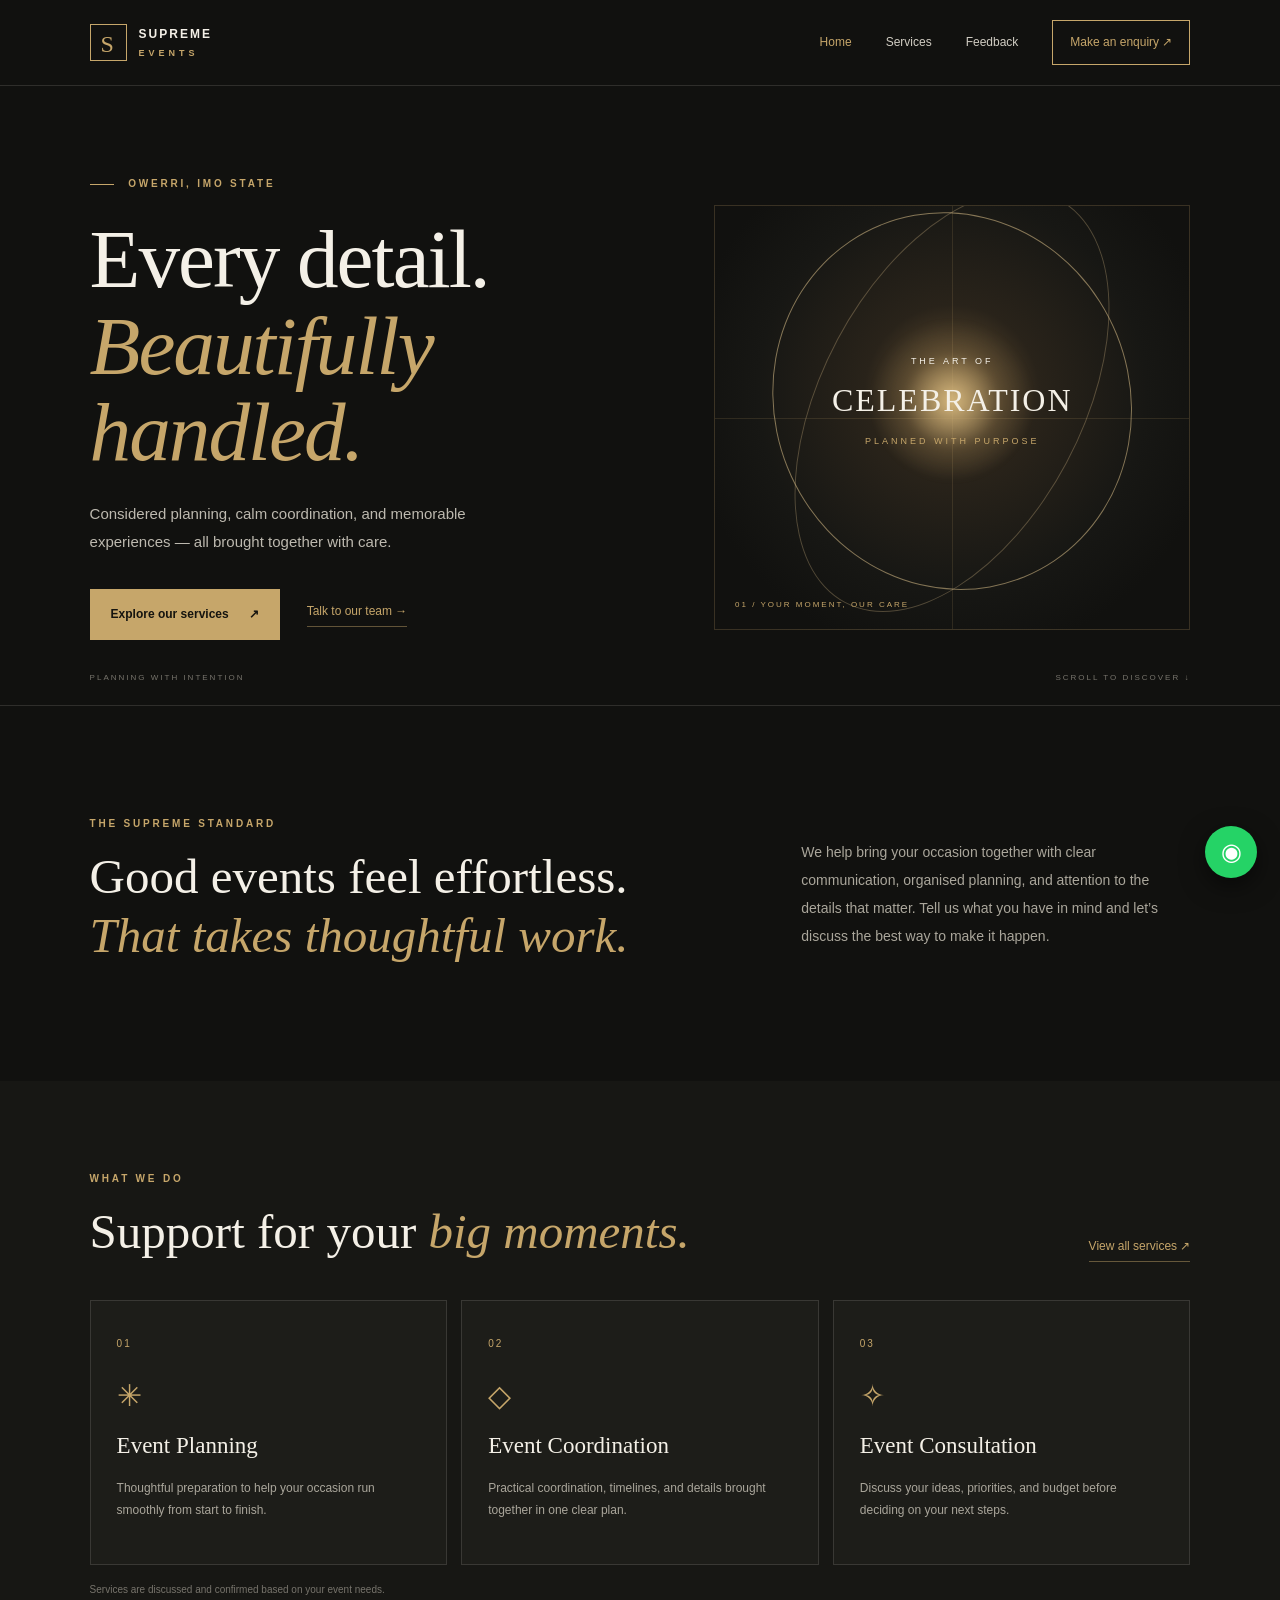
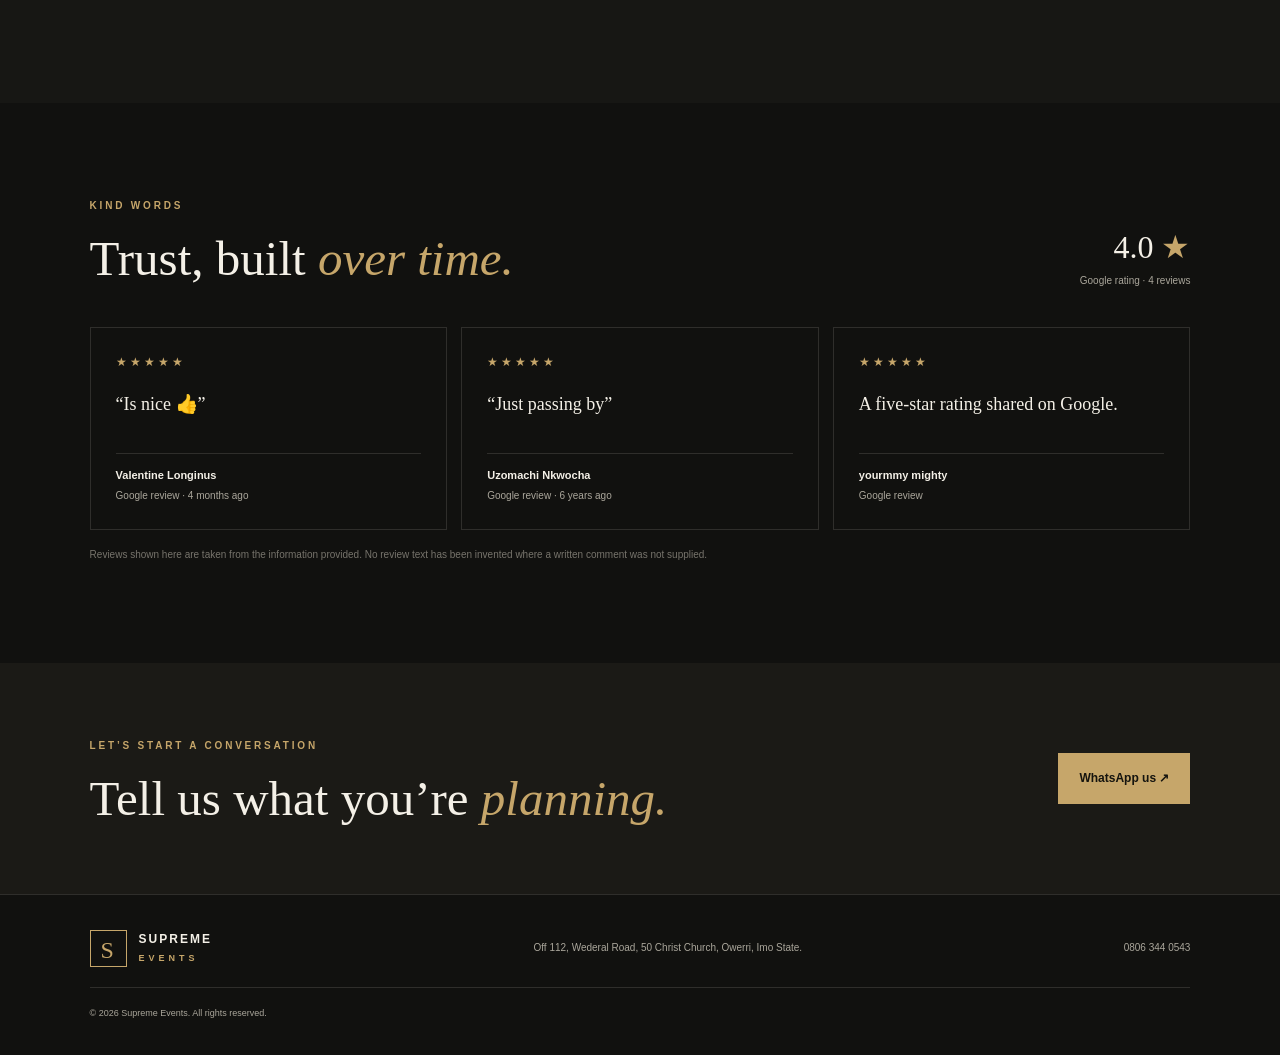
<file: index.html>
<!doctype html>
<html lang="en">
<head>
  <meta charset="UTF-8"><meta name="viewport" content="width=device-width, initial-scale=1">
  <meta name="description" content="Supreme Events — thoughtful event planning and management in Owerri, Imo State.">
  <meta name="theme-color" content="#11110f">
  <title>Supreme Events | Thoughtfully Managed Events</title>
  <link rel="stylesheet" href="styles.css">
</head>
<body>
  <header class="site-header">
    <a class="brand" href="index.html" aria-label="Supreme Events home"><span class="brand-mark">S</span><span>SUPREME <small>EVENTS</small></span></a>
    <button class="menu-toggle" aria-label="Open navigation" aria-expanded="false">☰</button>
    <nav class="nav">
      <a class="active" href="index.html">Home</a><a href="services.html">Services</a><a href="feedback.html">Feedback</a>
      <a class="nav-cta" href="https://wa.me/2348063440543?text=Hello%20Supreme%20Events%2C%20I%27d%20like%20to%20make%20an%20enquiry." target="_blank" rel="noopener">Make an enquiry ↗</a>
    </nav>
  </header>
  <main>
    <section class="hero">
      <div class="hero-content">
        <p class="eyebrow"><span></span> OWERRI, IMO STATE</p>
        <h1>Every detail.<br><em>Beautifully handled.</em></h1>
        <p class="hero-copy">Considered planning, calm coordination, and memorable experiences — all brought together with care.</p>
        <div class="hero-actions"><a class="button button-gold" href="services.html">Explore our services <span>↗</span></a><a class="text-link" href="https://wa.me/2348063440543?text=Hello%20Supreme%20Events%2C%20I%27d%20like%20to%20discuss%20an%20event." target="_blank" rel="noopener">Talk to our team →</a></div>
      </div>
      <div class="hero-art" aria-label="Elegant event-inspired decorative design" role="img">
        <div class="art-ring ring-one"></div><div class="art-ring ring-two"></div><div class="art-glow"></div>
        <div class="art-label"><span>THE ART OF</span><strong>CELEBRATION</strong><small>PLANNED WITH PURPOSE</small></div>
        <div class="art-caption">01 / YOUR MOMENT, OUR CARE</div>
      </div>
      <div class="hero-bottom"><span>PLANNING WITH INTENTION</span><span>SCROLL TO DISCOVER ↓</span></div>
    </section>
    <section class="intro section-wrap">
      <div><p class="eyebrow">THE SUPREME STANDARD</p><h2>Good events feel effortless.<br><em>That takes thoughtful work.</em></h2></div>
      <p class="body-copy">We help bring your occasion together with clear communication, organised planning, and attention to the details that matter. Tell us what you have in mind and let’s discuss the best way to make it happen.</p>
    </section>
    <section class="services-preview section-wrap">
      <div class="section-heading"><div><p class="eyebrow">WHAT WE DO</p><h2>Support for your <em>big moments.</em></h2></div><a class="text-link" href="services.html">View all services ↗</a></div>
      <div class="service-grid">
        <article class="service-card"><span class="service-number">01</span><div class="service-symbol">✳</div><h3>Event Planning</h3><p>Thoughtful preparation to help your occasion run smoothly from start to finish.</p></article>
        <article class="service-card"><span class="service-number">02</span><div class="service-symbol">◇</div><h3>Event Coordination</h3><p>Practical coordination, timelines, and details brought together in one clear plan.</p></article>
        <article class="service-card"><span class="service-number">03</span><div class="service-symbol">✧</div><h3>Event Consultation</h3><p>Discuss your ideas, priorities, and budget before deciding on your next steps.</p></article>
      </div>
      <p class="small-note">Services are discussed and confirmed based on your event needs.</p>
    </section>
    <section class="review-section">
      <div class="section-wrap">
        <div class="section-heading"><div><p class="eyebrow">KIND WORDS</p><h2>Trust, built <em>over time.</em></h2></div><div class="rating-summary"><strong>4.0 <span>★</span></strong><small>Google rating · 4 reviews</small></div></div>
        <div class="review-grid">
          <article class="review"><div class="stars">★★★★★</div><p>“Is nice 👍”</p><div class="review-by"><strong>Valentine Longinus</strong><span>Google review · 4 months ago</span></div></article>
          <article class="review"><div class="stars">★★★★★</div><p>“Just passing by”</p><div class="review-by"><strong>Uzomachi Nkwocha</strong><span>Google review · 6 years ago</span></div></article>
          <article class="review"><div class="stars">★★★★★</div><p>A five-star rating shared on Google.</p><div class="review-by"><strong>yourmmy mighty</strong><span>Google review</span></div></article>
        </div>
        <p class="review-disclaimer">Reviews shown here are taken from the information provided. No review text has been invented where a written comment was not supplied.</p>
      </div>
    </section>
    <section class="contact-strip section-wrap"><div><p class="eyebrow">LET’S START A CONVERSATION</p><h2>Tell us what you’re <em>planning.</em></h2></div><a class="button button-gold" href="https://wa.me/2348063440543?text=Hello%20Supreme%20Events%2C%20I%27d%20like%20to%20make%20an%20enquiry." target="_blank" rel="noopener">WhatsApp us ↗</a></section>
  </main>
  <footer class="footer"><a class="brand" href="index.html"><span class="brand-mark">S</span><span>SUPREME <small>EVENTS</small></span></a><p>Off 112, Wederal Road, 50 Christ Church, Owerri, Imo State.</p><a href="tel:+2348063440543">0806 344 0543</a><small>© <span data-year></span> Supreme Events. All rights reserved.</small></footer>
  <a class="whatsapp-float" href="https://wa.me/2348063440543?text=Hello%20Supreme%20Events%2C%20I%27d%20like%20to%20make%20an%20enquiry." target="_blank" rel="noopener" aria-label="Chat with Supreme Events on WhatsApp"><span>◉</span></a>
  <script src="script.js"></script>
</body></html>
</file>
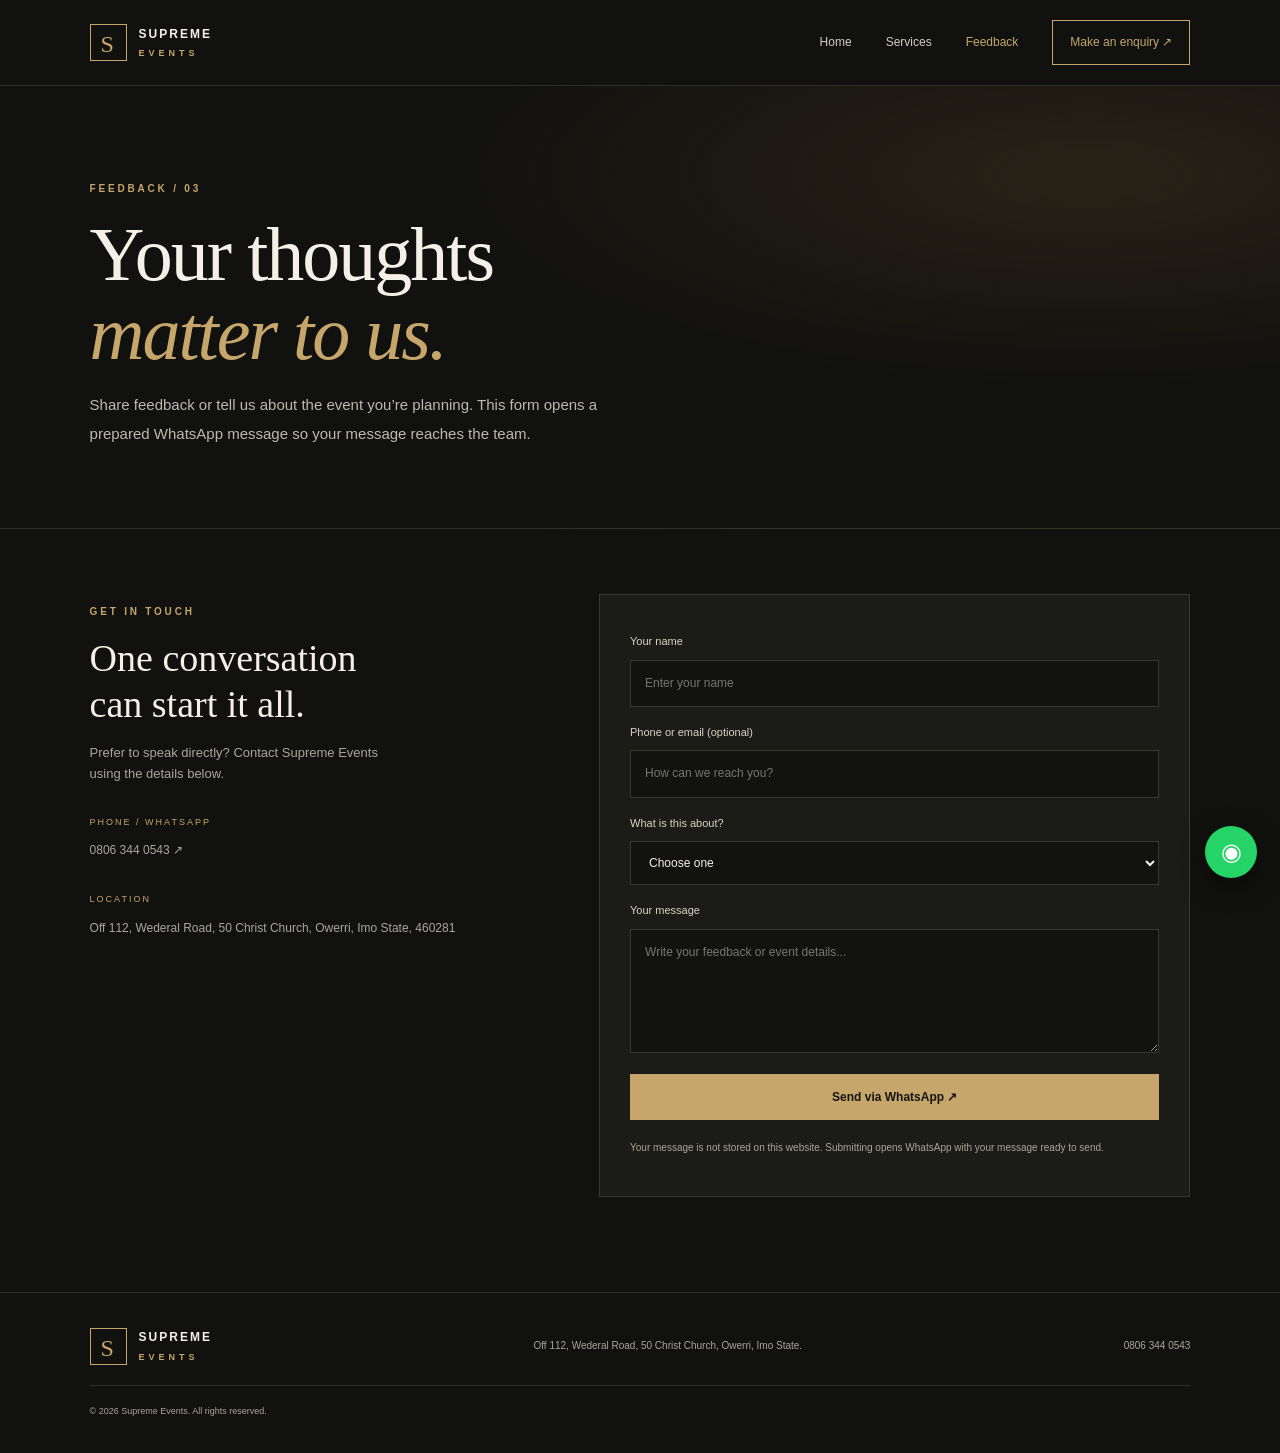
<file: feedback.html>
<!doctype html>
<html lang="en"><head><meta charset="UTF-8"><meta name="viewport" content="width=device-width, initial-scale=1"><meta name="description" content="Send feedback or an enquiry to Supreme Events in Owerri."><meta name="theme-color" content="#11110f"><title>Feedback | Supreme Events</title><link rel="stylesheet" href="styles.css"></head>
<body><header class="site-header"><a class="brand" href="index.html"><span class="brand-mark">S</span><span>SUPREME <small>EVENTS</small></span></a><button class="menu-toggle" aria-label="Open navigation" aria-expanded="false">☰</button><nav class="nav"><a href="index.html">Home</a><a href="services.html">Services</a><a class="active" href="feedback.html">Feedback</a><a class="nav-cta" href="https://wa.me/2348063440543?text=Hello%20Supreme%20Events%2C%20I%27d%20like%20to%20make%20an%20enquiry." target="_blank" rel="noopener">Make an enquiry ↗</a></nav></header>
<main><section class="page-hero section-wrap"><p class="eyebrow">FEEDBACK / 03</p><h1>Your thoughts<br><em>matter to us.</em></h1><p class="hero-copy">Share feedback or tell us about the event you’re planning. This form opens a prepared WhatsApp message so your message reaches the team.</p></section>
<section class="feedback-layout section-wrap"><div class="feedback-aside"><p class="eyebrow">GET IN TOUCH</p><h2>One conversation<br>can start it all.</h2><p>Prefer to speak directly? Contact Supreme Events using the details below.</p><div class="contact-detail"><small>PHONE / WHATSAPP</small><a href="https://wa.me/2348063440543" target="_blank" rel="noopener">0806 344 0543 ↗</a></div><div class="contact-detail"><small>LOCATION</small><p>Off 112, Wederal Road, 50 Christ Church, Owerri, Imo State, 460281</p></div></div>
<form class="feedback-form" id="feedbackForm"><label for="visitorName">Your name</label><input id="visitorName" name="visitorName" autocomplete="name" placeholder="Enter your name" required maxlength="80"><label for="visitorContact">Phone or email (optional)</label><input id="visitorContact" name="visitorContact" placeholder="How can we reach you?" maxlength="120"><label for="feedbackType">What is this about?</label><select id="feedbackType" name="feedbackType" required><option value="">Choose one</option><option>Feedback</option><option>Event enquiry</option><option>Service question</option><option>Other</option></select><label for="visitorMessage">Your message</label><textarea id="visitorMessage" name="visitorMessage" rows="5" placeholder="Write your feedback or event details..." required maxlength="1500"></textarea><button class="button button-gold form-submit" type="submit">Send via WhatsApp ↗</button><p class="form-note" id="formNote" role="status">Your message is not stored on this website. Submitting opens WhatsApp with your message ready to send.</p></form></section></main>
<footer class="footer"><a class="brand" href="index.html"><span class="brand-mark">S</span><span>SUPREME <small>EVENTS</small></span></a><p>Off 112, Wederal Road, 50 Christ Church, Owerri, Imo State.</p><a href="tel:+2348063440543">0806 344 0543</a><small>© <span data-year></span> Supreme Events. All rights reserved.</small></footer><a class="whatsapp-float" href="https://wa.me/2348063440543?text=Hello%20Supreme%20Events%2C%20I%27d%20like%20to%20make%20an%20enquiry." target="_blank" rel="noopener" aria-label="Chat with Supreme Events on WhatsApp"><span>◉</span></a><script src="script.js"></script></body></html>
</file>
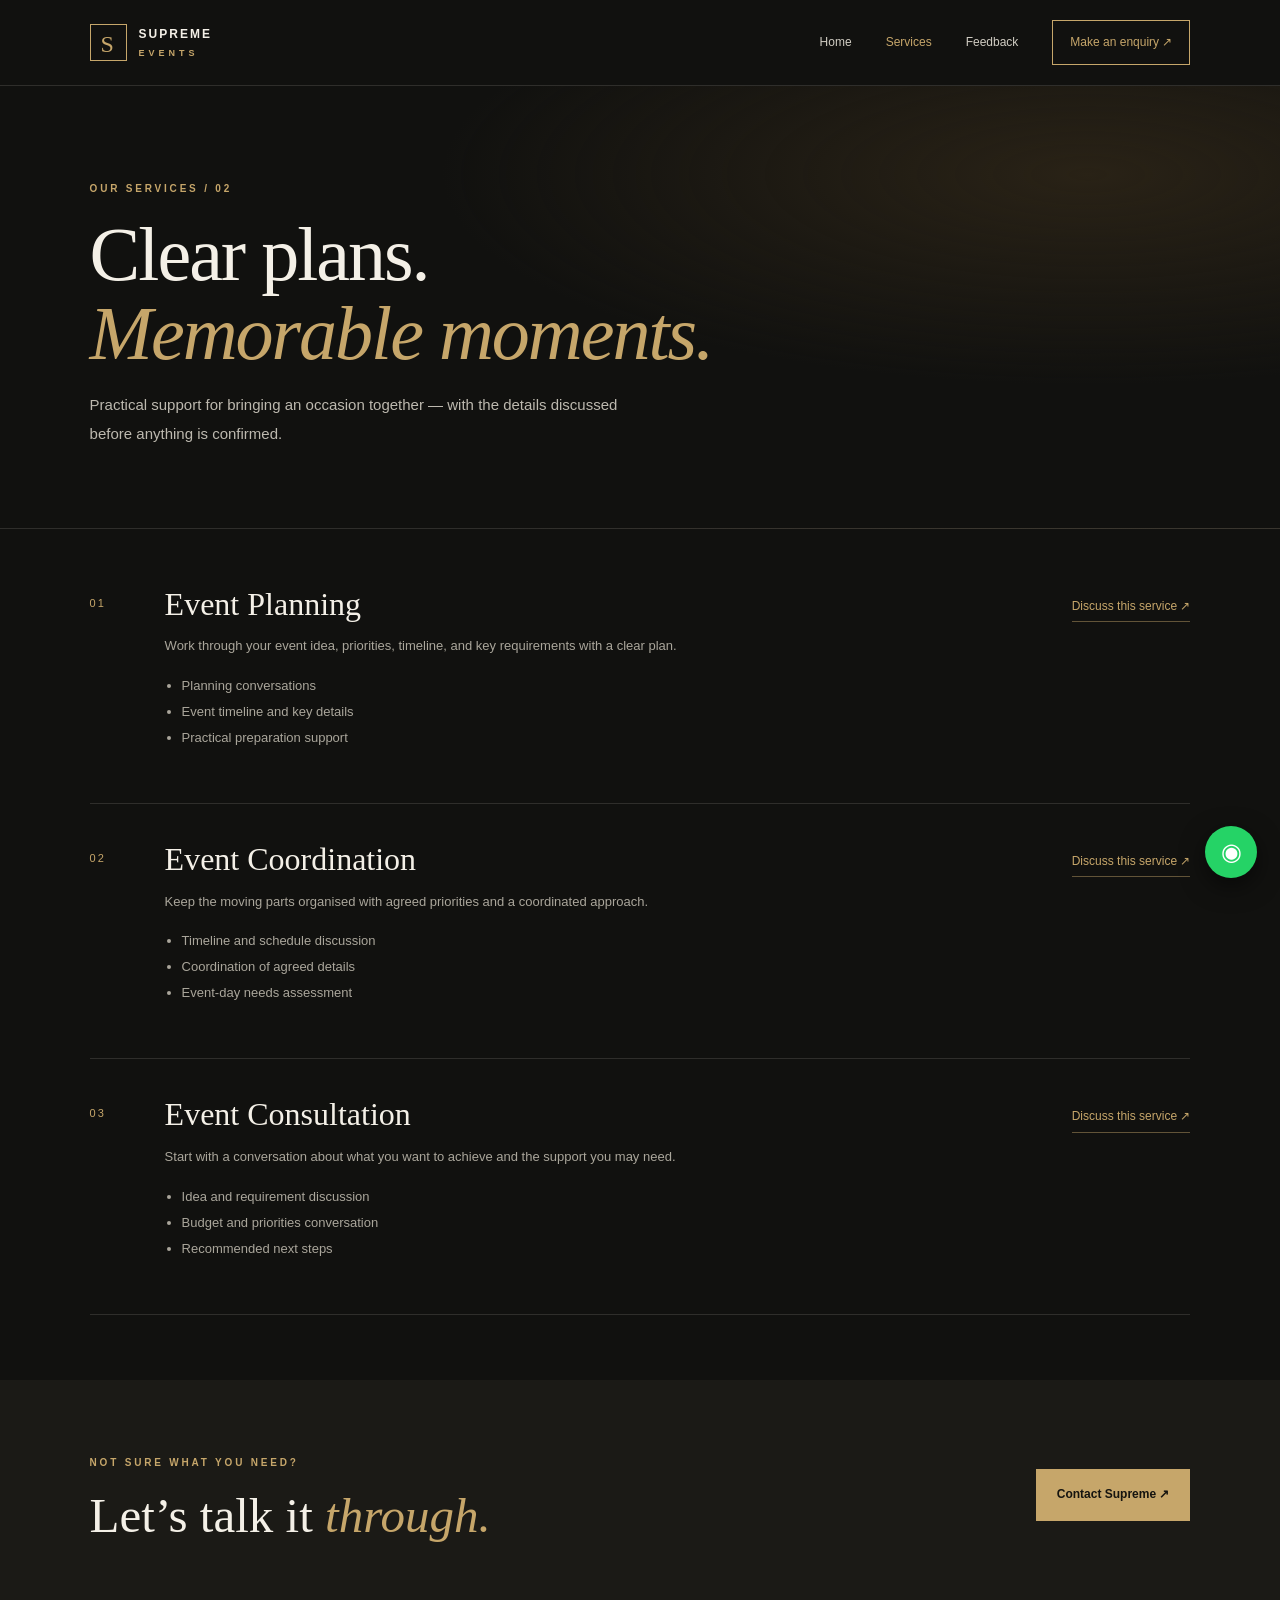
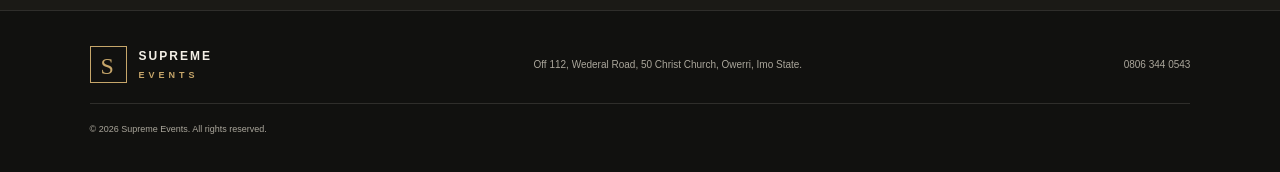
<file: services.html>
<!doctype html>
<html lang="en"><head><meta charset="UTF-8"><meta name="viewport" content="width=device-width, initial-scale=1"><meta name="description" content="Explore event planning, coordination, and consultation with Supreme Events in Owerri."><meta name="theme-color" content="#11110f"><title>Services | Supreme Events</title><link rel="stylesheet" href="styles.css"></head>
<body><header class="site-header"><a class="brand" href="index.html"><span class="brand-mark">S</span><span>SUPREME <small>EVENTS</small></span></a><button class="menu-toggle" aria-label="Open navigation" aria-expanded="false">☰</button><nav class="nav"><a href="index.html">Home</a><a class="active" href="services.html">Services</a><a href="feedback.html">Feedback</a><a class="nav-cta" href="https://wa.me/2348063440543?text=Hello%20Supreme%20Events%2C%20I%27d%20like%20to%20make%20an%20enquiry." target="_blank" rel="noopener">Make an enquiry ↗</a></nav></header>
<main><section class="page-hero section-wrap"><p class="eyebrow">OUR SERVICES / 02</p><h1>Clear plans.<br><em>Memorable moments.</em></h1><p class="hero-copy">Practical support for bringing an occasion together — with the details discussed before anything is confirmed.</p></section>
<section class="service-detail-list section-wrap">
<article class="service-detail"><span>01</span><div><h2>Event Planning</h2><p>Work through your event idea, priorities, timeline, and key requirements with a clear plan.</p><ul><li>Planning conversations</li><li>Event timeline and key details</li><li>Practical preparation support</li></ul></div><a class="text-link" href="https://wa.me/2348063440543?text=Hello%20Supreme%20Events%2C%20I%27m%20interested%20in%20event%20planning." target="_blank" rel="noopener">Discuss this service ↗</a></article>
<article class="service-detail"><span>02</span><div><h2>Event Coordination</h2><p>Keep the moving parts organised with agreed priorities and a coordinated approach.</p><ul><li>Timeline and schedule discussion</li><li>Coordination of agreed details</li><li>Event-day needs assessment</li></ul></div><a class="text-link" href="https://wa.me/2348063440543?text=Hello%20Supreme%20Events%2C%20I%27m%20interested%20in%20event%20coordination." target="_blank" rel="noopener">Discuss this service ↗</a></article>
<article class="service-detail"><span>03</span><div><h2>Event Consultation</h2><p>Start with a conversation about what you want to achieve and the support you may need.</p><ul><li>Idea and requirement discussion</li><li>Budget and priorities conversation</li><li>Recommended next steps</li></ul></div><a class="text-link" href="https://wa.me/2348063440543?text=Hello%20Supreme%20Events%2C%20I%27d%20like%20an%20event%20consultation." target="_blank" rel="noopener">Discuss this service ↗</a></article>
</section><section class="contact-strip section-wrap"><div><p class="eyebrow">NOT SURE WHAT YOU NEED?</p><h2>Let’s talk it <em>through.</em></h2></div><a class="button button-gold" href="https://wa.me/2348063440543?text=Hello%20Supreme%20Events%2C%20I%27d%20like%20help%20planning%20an%20event." target="_blank" rel="noopener">Contact Supreme ↗</a></section></main>
<footer class="footer"><a class="brand" href="index.html"><span class="brand-mark">S</span><span>SUPREME <small>EVENTS</small></span></a><p>Off 112, Wederal Road, 50 Christ Church, Owerri, Imo State.</p><a href="tel:+2348063440543">0806 344 0543</a><small>© <span data-year></span> Supreme Events. All rights reserved.</small></footer><a class="whatsapp-float" href="https://wa.me/2348063440543?text=Hello%20Supreme%20Events%2C%20I%27d%20like%20to%20make%20an%20enquiry." target="_blank" rel="noopener" aria-label="Chat with Supreme Events on WhatsApp"><span>◉</span></a><script src="script.js"></script></body></html>
</file>
<file: styles.css>
:root{--bg:#11110f;--panel:#191916;--cream:#f4f0e7;--muted:#aaa69b;--gold:#c6a66a;--line:rgba(244,240,231,.13);--serif:Georgia,"Times New Roman",serif}*{box-sizing:border-box}html{scroll-behavior:smooth}body{margin:0;background:var(--bg);color:var(--cream);font-family:Arial,Helvetica,sans-serif;line-height:1.6}a{color:inherit;text-decoration:none}.site-header{height:86px;padding:0 7vw;display:flex;align-items:center;justify-content:space-between;border-bottom:1px solid var(--line);position:relative;z-index:5;background:rgba(17,17,15,.96)}.brand{display:flex;align-items:center;gap:12px;font-size:12px;letter-spacing:2px;font-weight:700}.brand small{display:block;color:var(--gold);font-size:9px;letter-spacing:4px;margin-top:2px}.brand-mark{display:grid;place-items:center;width:37px;height:37px;border:1px solid var(--gold);color:var(--gold);font-family:var(--serif);font-size:24px;font-weight:400}.nav{display:flex;align-items:center;gap:34px;font-size:12px;color:#d1cdc3}.nav>a:not(.nav-cta):hover,.nav>a.active{color:var(--gold)}.nav-cta{border:1px solid var(--gold);padding:12px 17px;color:var(--gold)}.menu-toggle{display:none;background:none;border:0;color:var(--cream);font-size:24px}.hero{min-height:610px;padding:80px 7vw 35px;position:relative;display:grid;grid-template-columns:1fr .85fr;align-items:center;gap:5vw;overflow:hidden}.hero-content{position:relative;z-index:1;padding-bottom:30px}.eyebrow{font-size:10px;letter-spacing:2.8px;color:var(--gold);font-weight:700}.eyebrow span{display:inline-block;width:24px;height:1px;background:var(--gold);vertical-align:middle;margin-right:9px}.hero h1,.page-hero h1{font-family:var(--serif);font-size:clamp(48px,6.5vw,84px);font-weight:400;line-height:1.04;letter-spacing:-2px;margin:24px 0}.hero h1 em,.page-hero h1 em,h2 em{color:var(--gold);font-weight:400}.hero-copy{max-width:440px;color:#bdb9af;font-size:15px;line-height:1.9}.hero-actions{display:flex;align-items:center;gap:27px;margin-top:32px;flex-wrap:wrap}.button{display:inline-flex;align-items:center;justify-content:center;gap:20px;padding:15px 20px;font-size:12px;font-weight:700;border:1px solid transparent;cursor:pointer;transition:transform .2s,background .2s}.button:hover{transform:translateY(-2px)}.button-gold{background:var(--gold);color:#15140f}.text-link{font-size:12px;color:var(--gold);border-bottom:1px solid rgba(198,166,106,.45);padding-bottom:5px}.hero-art{height:425px;position:relative;overflow:hidden;background:radial-gradient(ellipse at 50% 44%,#6d5635 0,#29231a 26%,#171714 58%,#11110f 80%);border:1px solid rgba(198,166,106,.22)}.hero-art:before,.hero-art:after{content:"";position:absolute;width:1px;height:100%;background:rgba(198,166,106,.15);left:50%;top:0}.hero-art:after{width:100%;height:1px;left:0;top:50%}.art-ring{position:absolute;border:1px solid rgba(220,193,139,.55);border-radius:50%;left:50%;top:46%;transform:translate(-50%,-50%) rotate(-22deg)}.ring-one{width:75%;height:90%}.ring-two{width:55%;height:108%;transform:translate(-50%,-50%) rotate(28deg);border-color:rgba(220,193,139,.3)}.art-glow{position:absolute;left:50%;top:46%;width:160px;height:160px;transform:translate(-50%,-50%);border-radius:50%;background:radial-gradient(circle,#d5b77d 0,rgba(198,166,106,.15) 42%,transparent 72%);filter:blur(3px)}.art-label{position:absolute;left:50%;top:46%;transform:translate(-50%,-50%);display:flex;flex-direction:column;align-items:center;text-align:center;white-space:nowrap}.art-label span,.art-label small{font-size:9px;letter-spacing:3px}.art-label strong{font-family:var(--serif);font-size:clamp(20px,2.5vw,32px);font-weight:400;letter-spacing:2px;margin:7px 0}.art-label small{color:var(--gold)}.art-caption{position:absolute;bottom:18px;left:20px;font-size:8px;letter-spacing:2px;color:#c6a66a}.hero-bottom{position:absolute;bottom:20px;left:7vw;right:7vw;display:flex;justify-content:space-between;font-size:8px;letter-spacing:2px;color:#77746c}.section-wrap{padding-left:7vw;padding-right:7vw}.intro{padding-top:100px;padding-bottom:100px;display:grid;grid-template-columns:1.2fr .8fr;gap:10vw;align-items:center;border-top:1px solid var(--line)}h2{font-family:var(--serif);font-weight:400;font-size:clamp(32px,4vw,49px);line-height:1.2;margin:16px 0}.body-copy{color:var(--muted);font-size:14px;line-height:2}.services-preview{padding-top:80px;padding-bottom:95px;background:#171714}.section-heading{display:flex;align-items:flex-end;justify-content:space-between;gap:30px;margin-bottom:38px}.section-heading h2{margin-bottom:0}.service-grid{display:grid;grid-template-columns:repeat(3,1fr);gap:14px}.service-card{padding:28px 26px 30px;background:#1d1d19;border:1px solid var(--line);min-height:245px;position:relative}.service-number{font-size:10px;color:var(--gold);letter-spacing:2px}.service-symbol{font-family:var(--serif);font-size:30px;color:var(--gold);margin-top:17px}.service-card h3{font-family:var(--serif);font-size:23px;font-weight:400;margin:8px 0}.service-card p{font-size:12px;color:var(--muted);line-height:1.9}.small-note,.review-disclaimer{font-size:10px;color:#77746c;margin-top:17px}.review-section{padding:85px 0 90px;background:#11110f}.rating-summary{text-align:right}.rating-summary strong{font-family:var(--serif);font-size:32px;font-weight:400}.rating-summary strong span,.stars{color:var(--gold)}.rating-summary small{display:block;font-size:10px;color:var(--muted)}.review-grid{display:grid;grid-template-columns:repeat(3,1fr);gap:14px}.review{border:1px solid var(--line);padding:25px;min-height:180px}.stars{letter-spacing:3px;font-size:12px}.review>p{font-family:var(--serif);font-size:18px;min-height:45px}.review-by{display:flex;flex-direction:column;gap:3px;border-top:1px solid var(--line);padding-top:13px;font-size:11px}.review-by span{color:var(--muted);font-size:10px}.contact-strip{padding-top:65px;padding-bottom:65px;background:#1b1a16;display:flex;align-items:center;justify-content:space-between;gap:25px}.contact-strip h2{margin-bottom:0}.footer{padding:35px 7vw;display:flex;align-items:center;justify-content:space-between;gap:20px;flex-wrap:wrap;border-top:1px solid var(--line);color:var(--muted);font-size:10px}.footer .brand{color:var(--cream)}.footer>small{width:100%;padding-top:18px;border-top:1px solid var(--line);font-size:9px}.whatsapp-float{position:fixed;right:23px;bottom:22px;width:52px;height:52px;border-radius:50%;background:#25d366;color:#fff;display:grid;place-items:center;font-size:24px;box-shadow:0 8px 25px #0008;z-index:8}.page-hero{padding-top:85px;padding-bottom:65px;border-bottom:1px solid var(--line);background:radial-gradient(ellipse at 85% 20%,#292216 0,transparent 42%)}.page-hero h1{font-size:clamp(48px,6vw,76px);margin:18px 0}.page-hero .hero-copy{max-width:560px}.service-detail-list{padding-top:20px;padding-bottom:65px}.service-detail{display:grid;grid-template-columns:50px 1fr auto;gap:25px;align-items:start;padding:36px 0;border-bottom:1px solid var(--line)}.service-detail>span{color:var(--gold);font-size:11px;letter-spacing:2px;padding-top:10px}.service-detail h2{font-size:32px;margin:0 0 12px}.service-detail p,.service-detail li{font-size:13px;color:var(--muted);max-width:620px}.service-detail ul{padding-left:17px;line-height:2}.service-detail .text-link{margin-top:12px;white-space:nowrap}.feedback-layout{display:grid;grid-template-columns:.8fr 1.2fr;gap:9vw;padding-top:65px;padding-bottom:95px}.feedback-aside h2{font-size:38px}.feedback-aside>p:not(.eyebrow){font-size:13px;color:var(--muted);max-width:320px}.contact-detail{margin-top:30px}.contact-detail small{display:block;color:var(--gold);letter-spacing:2px;font-size:9px;margin-bottom:7px}.contact-detail p,.contact-detail a{font-size:12px;color:var(--muted);line-height:1.8}.feedback-form{padding:30px;background:#1b1b17;border:1px solid var(--line);display:flex;flex-direction:column;gap:9px}.feedback-form label{font-size:11px;color:#d9d4c8;margin-top:8px}.feedback-form input,.feedback-form select,.feedback-form textarea{width:100%;border:1px solid #39382f;background:#121210;color:var(--cream);padding:13px 14px;border-radius:0;font:inherit;font-size:12px;outline:none}.feedback-form input:focus,.feedback-form select:focus,.feedback-form textarea:focus{border-color:var(--gold)}.feedback-form textarea{resize:vertical}.feedback-form select option{background:#121210}.form-submit{margin-top:12px}.form-note{font-size:10px;color:var(--muted);line-height:1.7}.form-note.error{color:#ffb7a8}@media(max-width:800px){.site-header{height:75px;padding:0 6vw}.menu-toggle{display:block}.nav{display:none;position:absolute;left:0;right:0;top:75px;background:#171714;padding:20px 6vw 25px;flex-direction:column;align-items:stretch;gap:18px;border-bottom:1px solid var(--line)}.nav.open{display:flex}.nav-cta{text-align:center}.hero{grid-template-columns:1fr;padding:65px 6vw 55px;gap:30px}.hero h1{font-size:clamp(47px,12vw,72px)}.hero-art{height:340px}.hero-bottom{left:6vw;right:6vw}.intro{grid-template-columns:1fr;gap:20px;padding:70px 6vw}.section-wrap{padding-left:6vw;padding-right:6vw}.services-preview,.review-section{padding-top:65px;padding-bottom:65px}.service-grid,.review-grid{grid-template-columns:1fr}.service-card{min-height:0}.section-heading{align-items:flex-start;flex-direction:column}.rating-summary{text-align:left}.contact-strip{align-items:flex-start;flex-direction:column;padding-top:50px;padding-bottom:50px}.footer{padding:30px 6vw;align-items:flex-start;flex-direction:column;gap:13px}.footer>small{margin-top:8px}.page-hero{padding-top:65px}.service-detail{grid-template-columns:30px 1fr;gap:15px}.service-detail .text-link{grid-column:2;justify-self:start}.feedback-layout{grid-template-columns:1fr;gap:35px;padding-top:45px;padding-bottom:65px}.feedback-form{padding:22px}.hero-bottom{font-size:7px}}@media(prefers-reduced-motion:reduce){html{scroll-behavior:auto}*,*::before,*::after{transition:none!important}}
</file>
